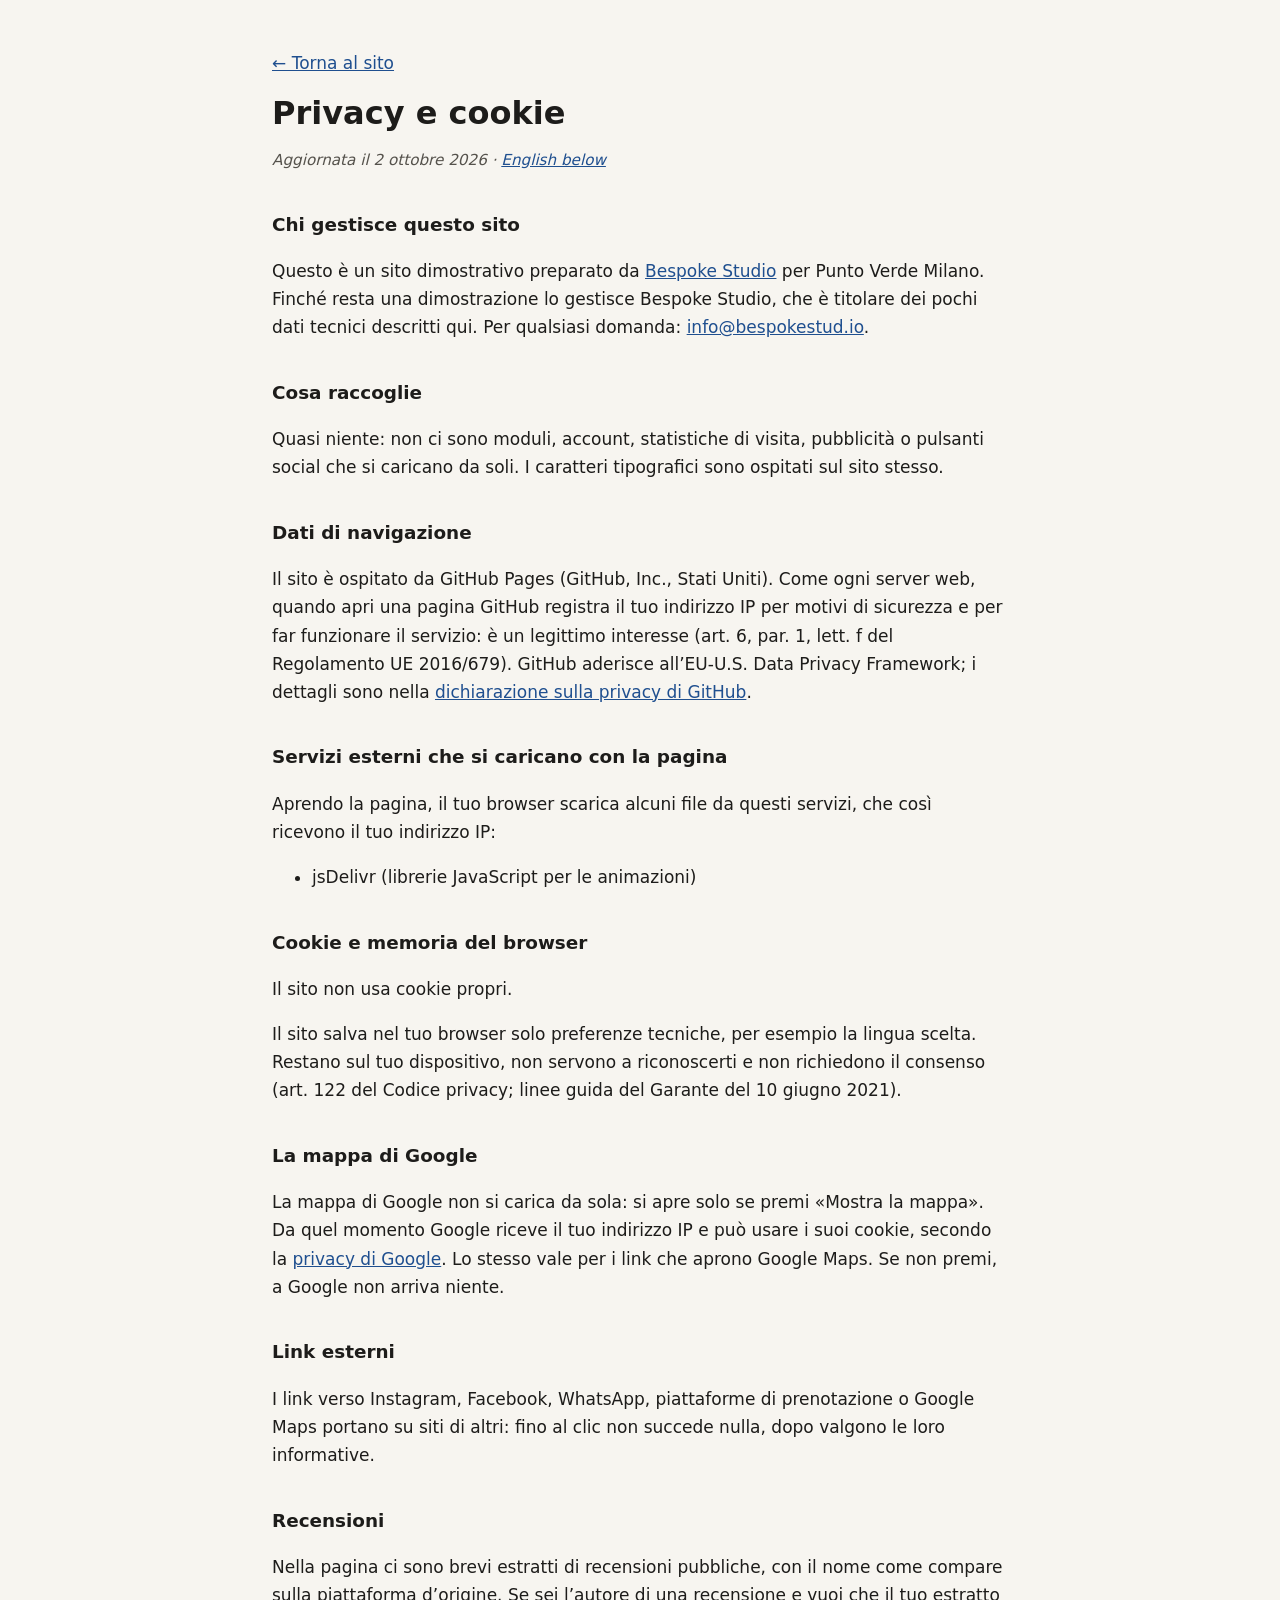
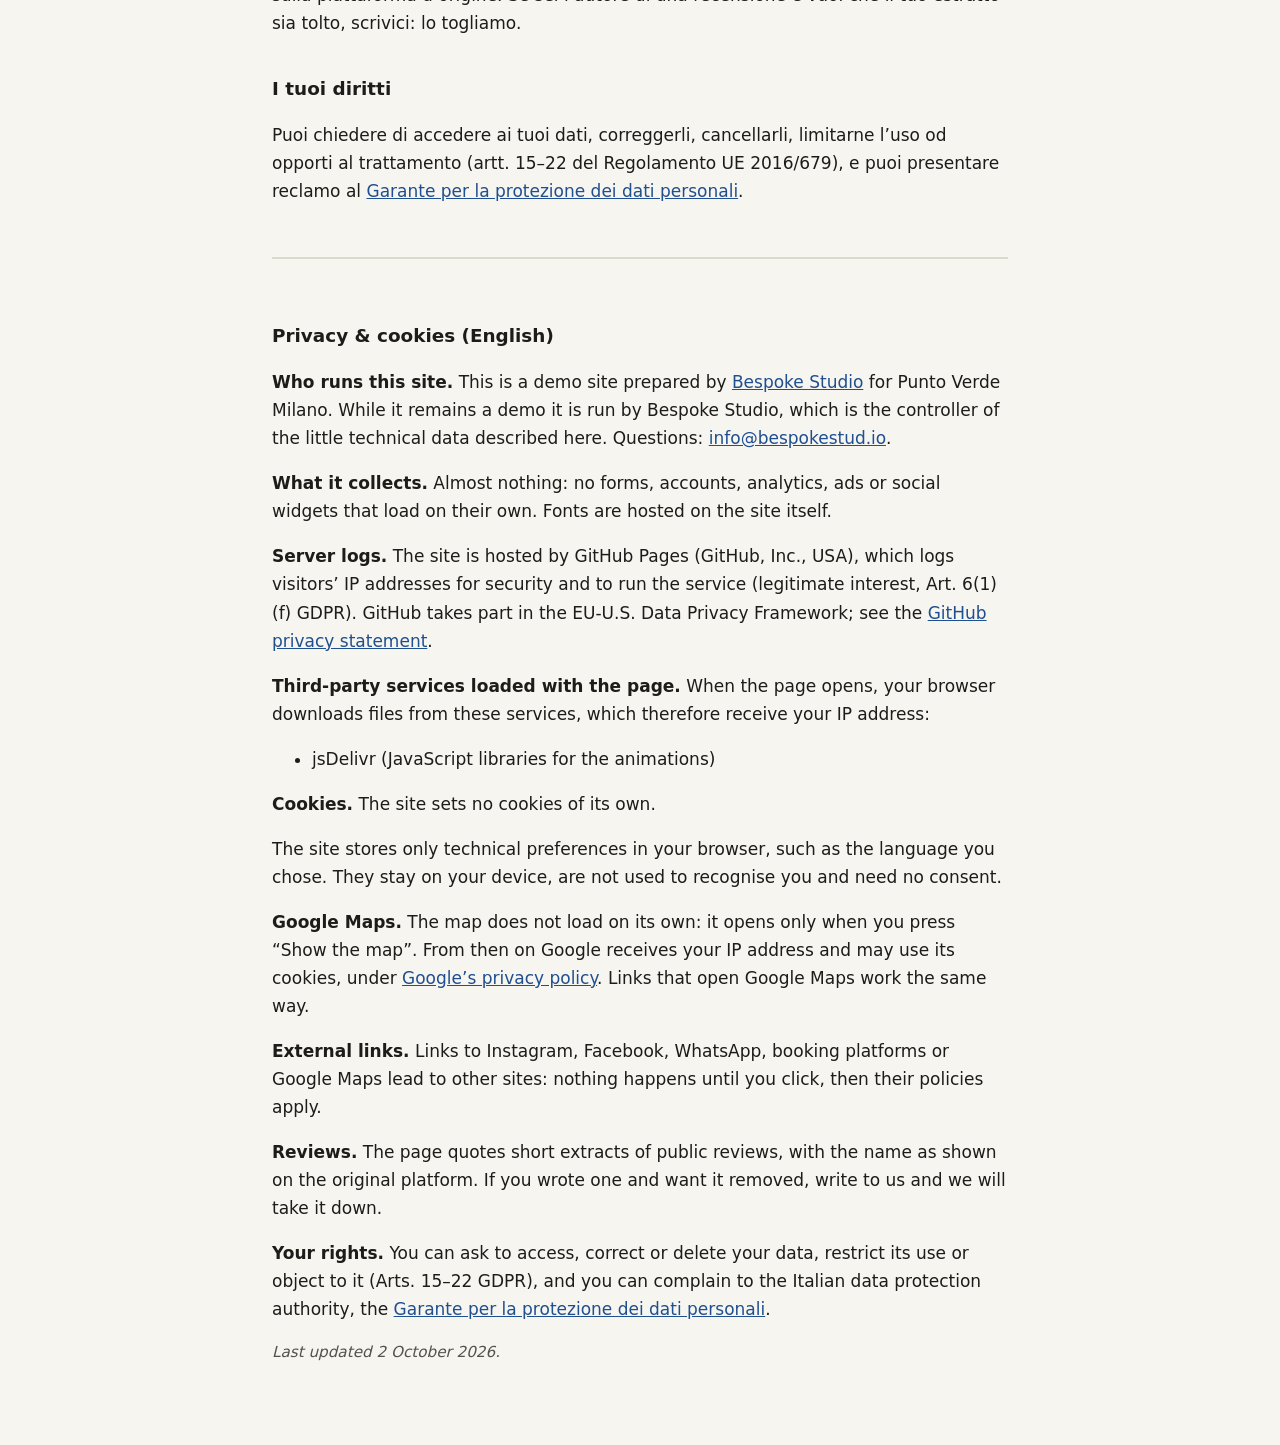
<file: privacy.html>
<!DOCTYPE html>
<html lang="it">
<head>
  <meta charset="UTF-8">
  <meta name="viewport" content="width=device-width, initial-scale=1.0">
  <meta name="robots" content="noindex">
  <title>Privacy e cookie · Punto Verde Milano</title>
  <meta name="description" content="Informativa privacy e cookie del sito Punto Verde Milano.">
  <style>
    body { margin: 0; background: #f7f5f0; color: #1d1c1a; font: 17px/1.65 system-ui, -apple-system, "Segoe UI", Roboto, sans-serif; }
    main { max-width: 46rem; margin: 0 auto; padding: 32px 20px 64px; }
    h1 { font-size: 2rem; line-height: 1.2; margin: 0.4em 0 0.2em; }
    h2 { font-size: 1.15rem; margin: 2em 0 0.4em; }
    a { color: #1f4f8f; }
    .data { color: #55524c; font-style: italic; font-size: 0.95rem; }
    .en { margin-top: 3em; padding-top: 1.5em; border-top: 2px solid #ddd8cc; }
    code { font-size: 0.9em; background: #ebe7dc; padding: 0 4px; border-radius: 3px; }
  </style>
</head>
<body>
<main>
  <p><a href="index.html">← Torna al sito</a></p>
  <h1>Privacy e cookie</h1>
  <p class="data">Aggiornata il 2 ottobre 2026 · <a href="#english" lang="en">English below</a></p>
  <h2>Chi gestisce questo sito</h2>
  <p>Questo è un sito dimostrativo preparato da <a href="https://bespokestud.io" rel="noopener">Bespoke Studio</a> per Punto Verde Milano. Finché resta una dimostrazione lo gestisce Bespoke Studio, che è titolare dei pochi dati tecnici descritti qui. Per qualsiasi domanda: <a href="mailto:info@bespokestud.io">info@bespokestud.io</a>.</p>
  <h2>Cosa raccoglie</h2>
  <p>Quasi niente: non ci sono moduli, account, statistiche di visita, pubblicità o pulsanti social che si caricano da soli. I caratteri tipografici sono ospitati sul sito stesso.</p>
  <h2>Dati di navigazione</h2>
  <p>Il sito è ospitato da GitHub Pages (GitHub, Inc., Stati Uniti). Come ogni server web, quando apri una pagina GitHub registra il tuo indirizzo IP per motivi di sicurezza e per far funzionare il servizio: è un legittimo interesse (art. 6, par. 1, lett. f del Regolamento UE 2016/679). GitHub aderisce all’EU-U.S. Data Privacy Framework; i dettagli sono nella <a href="https://docs.github.com/site-policy/privacy-policies/github-general-privacy-statement" rel="noopener">dichiarazione sulla privacy di GitHub</a>.</p>
  <h2>Servizi esterni che si caricano con la pagina</h2>
  <p>Aprendo la pagina, il tuo browser scarica alcuni file da questi servizi, che così ricevono il tuo indirizzo IP:</p>
  <ul><li>jsDelivr (librerie JavaScript per le animazioni)</li></ul>
  <h2>Cookie e memoria del browser</h2>
  <p>Il sito non usa cookie propri.</p>
  <p>Il sito salva nel tuo browser solo preferenze tecniche, per esempio la lingua scelta. Restano sul tuo dispositivo, non servono a riconoscerti e non richiedono il consenso (art. 122 del Codice privacy; linee guida del Garante del 10 giugno 2021).</p>
  <h2>La mappa di Google</h2>
  <p>La mappa di Google non si carica da sola: si apre solo se premi «Mostra la mappa». Da quel momento Google riceve il tuo indirizzo IP e può usare i suoi cookie, secondo la <a href="https://policies.google.com/privacy?hl=it" rel="noopener">privacy di Google</a>. Lo stesso vale per i link che aprono Google Maps. Se non premi, a Google non arriva niente.</p>
  <h2>Link esterni</h2>
  <p>I link verso Instagram, Facebook, WhatsApp, piattaforme di prenotazione o Google Maps portano su siti di altri: fino al clic non succede nulla, dopo valgono le loro informative.</p>
  <h2>Recensioni</h2>
  <p>Nella pagina ci sono brevi estratti di recensioni pubbliche, con il nome come compare sulla piattaforma d’origine. Se sei l’autore di una recensione e vuoi che il tuo estratto sia tolto, scrivici: lo togliamo.</p>
  <h2>I tuoi diritti</h2>
  <p>Puoi chiedere di accedere ai tuoi dati, correggerli, cancellarli, limitarne l’uso od opporti al trattamento (artt. 15–22 del Regolamento UE 2016/679), e puoi presentare reclamo al <a href="https://www.garanteprivacy.it" rel="noopener">Garante per la protezione dei dati personali</a>.</p>
  <div class="en" id="english" lang="en">
    <h2>Privacy &amp; cookies (English)</h2>
    <p><strong>Who runs this site.</strong> This is a demo site prepared by <a href="https://bespokestud.io" rel="noopener">Bespoke Studio</a> for Punto Verde Milano. While it remains a demo it is run by Bespoke Studio, which is the controller of the little technical data described here. Questions: <a href="mailto:info@bespokestud.io">info@bespokestud.io</a>.</p>
    <p><strong>What it collects.</strong> Almost nothing: no forms, accounts, analytics, ads or social widgets that load on their own. Fonts are hosted on the site itself.</p>
    <p><strong>Server logs.</strong> The site is hosted by GitHub Pages (GitHub, Inc., USA), which logs visitors’ IP addresses for security and to run the service (legitimate interest, Art. 6(1)(f) GDPR). GitHub takes part in the EU-U.S. Data Privacy Framework; see the <a href="https://docs.github.com/site-policy/privacy-policies/github-general-privacy-statement" rel="noopener">GitHub privacy statement</a>.</p>
    <p><strong>Third-party services loaded with the page.</strong> When the page opens, your browser downloads files from these services, which therefore receive your IP address:</p><ul><li>jsDelivr (JavaScript libraries for the animations)</li></ul>
    <p><strong>Cookies.</strong> The site sets no cookies of its own.</p>
    <p>The site stores only technical preferences in your browser, such as the language you chose. They stay on your device, are not used to recognise you and need no consent.</p>
    <p><strong>Google Maps.</strong> The map does not load on its own: it opens only when you press “Show the map”. From then on Google receives your IP address and may use its cookies, under <a href="https://policies.google.com/privacy?hl=en" rel="noopener">Google’s privacy policy</a>. Links that open Google Maps work the same way.</p>
    <p><strong>External links.</strong> Links to Instagram, Facebook, WhatsApp, booking platforms or Google Maps lead to other sites: nothing happens until you click, then their policies apply.</p>
    <p><strong>Reviews.</strong> The page quotes short extracts of public reviews, with the name as shown on the original platform. If you wrote one and want it removed, write to us and we will take it down.</p>
    <p><strong>Your rights.</strong> You can ask to access, correct or delete your data, restrict its use or object to it (Arts. 15–22 GDPR), and you can complain to the Italian data protection authority, the <a href="https://www.garanteprivacy.it" rel="noopener">Garante per la protezione dei dati personali</a>.</p>
    <p class="data">Last updated 2 October 2026.</p>
  </div>
</main>
</body>
</html>
</file>
